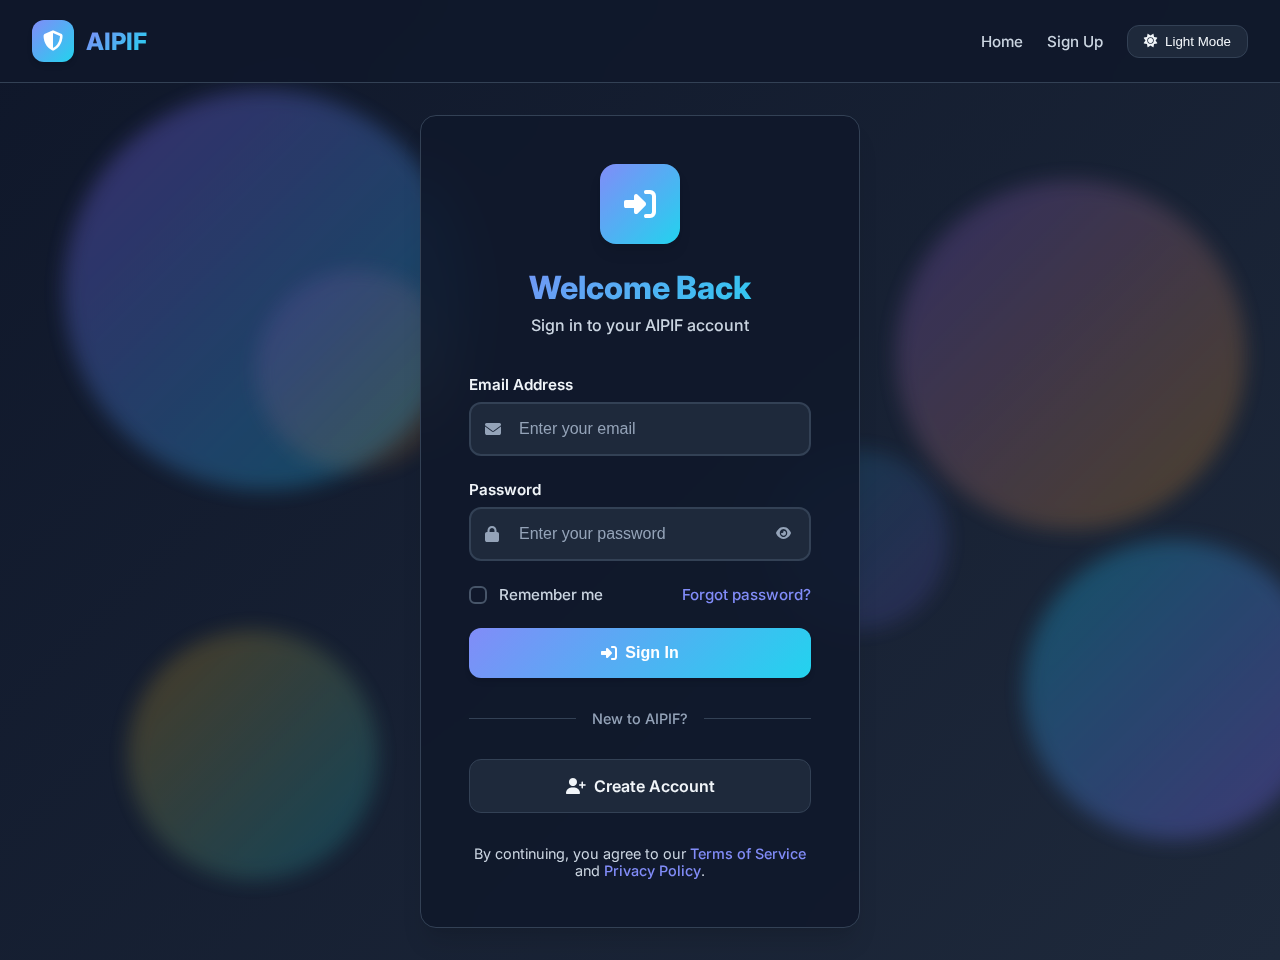
<file: frontend/login.html>
<style>
        :root {
            --primary: #6366f1;
            --primary-dark: #4f46e5;
            --primary-light: #8b5cf6;
            --secondary: #06b6d4;
            --accent: #f59e0b;
            --text-primary: #1e293b;
            --text-secondary: #64748b;
            --text-light: #94a3b8;
            --bg-primary: #ffffff;
            --bg-secondary: #f8fafc;
            --bg-glass: rgba(255, 255, 255, 0.85);
            --border-light: #e2e8f0;
            --border-medium: #cbd5e1;
            --shadow-sm: 0 1px 2px 0 rgba(0, 0, 0, 0.05);
            --shadow-md: 0 4px 6px -1px rgba(0, 0, 0, 0.1), 0 2px 4px -1px rgba(0, 0, 0, 0.06);
            --shadow-lg: 0 10px 15px -3px rgba(0, 0, 0, 0.1), 0 4px 6px -2px rgba(0, 0, 0, 0.05);
            --shadow-xl: 0 20px 25px -5px rgba(0, 0, 0, 0.1), 0 10px 10px -5px rgba(0, 0, 0, 0.04);
            --radius-sm: 0.375rem;
            --radius-md: 0.5rem;
            --radius-lg: 0.75rem;
            --radius-xl: 1rem;
            --transition: all 0.3s cubic-bezier(0.4, 0, 0.2, 1);
        }

        [data-theme="dark"] {
            --primary: #818cf8;
            --primary-dark: #6366f1;
            --primary-light: #a78bfa;
            --secondary: #22d3ee;
            --accent: #fbbf24;
            --text-primary: #f1f5f9;
            --text-secondary: #cbd5e1;
            --text-light: #94a3b8;
            --bg-primary: #0f172a;
            --bg-secondary: #1e293b;
            --bg-glass: rgba(15, 23, 42, 0.85);
            --border-light: #334155;
            --border-medium: #475569;
        }

        * {
            margin: 0;
            padding: 0;
            box-sizing: border-box;
        }

        body {
            font-family: 'Inter', sans-serif;
            background: linear-gradient(135deg, #0f172a 0%, #1e293b 100%);
            color: var(--text-primary);
            min-height: 100vh;
            display: flex;
            flex-direction: column;
            transition: var(--transition);
            overflow-x: hidden;
        }

        [data-theme="light"] body {
            background: linear-gradient(135deg, #f8fafc 0%, #e2e8f0 100%);
        }

        /* Enhanced Animated Background */
        .animated-bg {
            position: fixed;
            top: 0;
            left: 0;
            width: 100%;
            height: 100%;
            z-index: -1;
            overflow: hidden;
        }

        .floating-shape {
            position: absolute;
            border-radius: 50%;
            background: linear-gradient(135deg, rgba(139, 92, 246, 0.3), rgba(6, 182, 212, 0.3));
            filter: blur(10px);
            animation: float 20s infinite ease-in-out;
            opacity: 0.8;
        }

        .shape-1 {
            width: 400px;
            height: 400px;
            top: 10%;
            left: 5%;
            animation-delay: 0s;
            background: linear-gradient(135deg, rgba(139, 92, 246, 0.4), rgba(6, 182, 212, 0.4));
        }

        .shape-2 {
            width: 300px;
            height: 300px;
            top: 60%;
            left: 80%;
            animation-delay: 5s;
            background: linear-gradient(135deg, rgba(6, 182, 212, 0.4), rgba(139, 92, 246, 0.4));
        }

        .shape-3 {
            width: 350px;
            height: 350px;
            top: 20%;
            left: 70%;
            animation-delay: 10s;
            background: linear-gradient(135deg, rgba(139, 92, 246, 0.3), rgba(245, 158, 11, 0.3));
        }

        .shape-4 {
            width: 250px;
            height: 250px;
            top: 70%;
            left: 10%;
            animation-delay: 15s;
            background: linear-gradient(135deg, rgba(245, 158, 11, 0.3), rgba(6, 182, 212, 0.3));
        }

        .shape-5 {
            width: 200px;
            height: 200px;
            top: 30%;
            left: 20%;
            animation-delay: 7s;
            background: linear-gradient(135deg, rgba(139, 92, 246, 0.2), rgba(245, 158, 11, 0.2));
        }

        .shape-6 {
            width: 180px;
            height: 180px;
            top: 50%;
            left: 60%;
            animation-delay: 12s;
            background: linear-gradient(135deg, rgba(6, 182, 212, 0.2), rgba(139, 92, 246, 0.2));
        }

        @keyframes float {
            0%, 100% {
                transform: translateY(0) translateX(0) rotate(0deg) scale(1);
            }
            25% {
                transform: translateY(-30px) translateX(15px) rotate(5deg) scale(1.05);
            }
            50% {
                transform: translateY(20px) translateX(-20px) rotate(-5deg) scale(0.95);
            }
            75% {
                transform: translateY(-15px) translateX(-15px) rotate(3deg) scale(1.02);
            }
        }

        /* Enhanced Navigation */
        .navbar {
            display: flex;
            justify-content: space-between;
            align-items: center;
            padding: 1.25rem 2rem;
            position: relative;
            z-index: 100;
            background: var(--bg-glass);
            backdrop-filter: blur(20px);
            border-bottom: 1px solid var(--border-light);
        }

        .nav-brand {
            display: flex;
            align-items: center;
            gap: 0.75rem;
            text-decoration: none;
            transition: var(--transition);
        }

        .nav-brand:hover {
            transform: translateY(-2px);
        }

        .logo {
            width: 42px;
            height: 42px;
            background: linear-gradient(135deg, var(--primary), var(--secondary));
            border-radius: var(--radius-lg);
            display: flex;
            align-items: center;
            justify-content: center;
            color: white;
            font-size: 1.25rem;
            box-shadow: var(--shadow-md);
            transition: var(--transition);
        }

        .nav-brand:hover .logo {
            transform: scale(1.05) rotate(5deg);
            box-shadow: 0 8px 20px rgba(99, 102, 241, 0.4);
        }

        .brand-text {
            font-size: 1.5rem;
            font-weight: 800;
            background: linear-gradient(135deg, var(--primary), var(--secondary));
            -webkit-background-clip: text;
            -webkit-text-fill-color: transparent;
            background-clip: text;
            transition: var(--transition);
        }

        .nav-links {
            display: flex;
            align-items: center;
            gap: 1.5rem;
        }

        .nav-link {
            color: var(--text-secondary);
            text-decoration: none;
            font-weight: 500;
            font-size: 0.95rem;
            transition: var(--transition);
            position: relative;
            padding: 0.5rem 0;
        }

        .nav-link:hover {
            color: var(--text-primary);
            transform: translateY(-2px);
        }

        .nav-link::after {
            content: '';
            position: absolute;
            bottom: 0;
            left: 0;
            width: 0;
            height: 2px;
            background: linear-gradient(135deg, var(--primary), var(--secondary));
            transition: width 0.3s ease;
        }

        .nav-link:hover::after {
            width: 100%;
        }

        .theme-toggle {
            display: flex;
            align-items: center;
            gap: 0.5rem;
            background: var(--bg-secondary);
            border: 1px solid var(--border-light);
            border-radius: var(--radius-lg);
            padding: 0.5rem 1rem;
            color: var(--text-primary);
            cursor: pointer;
            transition: var(--transition);
            font-weight: 500;
            position: relative;
            overflow: hidden;
        }

        .theme-toggle::before {
            content: '';
            position: absolute;
            top: 0;
            left: -100%;
            width: 100%;
            height: 100%;
            background: linear-gradient(90deg, transparent, rgba(255, 255, 255, 0.2), transparent);
            transition: left 0.5s ease;
        }

        .theme-toggle:hover {
            background: var(--primary);
            color: white;
            transform: translateY(-2px);
            box-shadow: var(--shadow-md);
        }

        .theme-toggle:hover::before {
            left: 100%;
        }

        /* Enhanced Login Form */
        .login-container {
            display: flex;
            justify-content: center;
            align-items: center;
            flex: 1;
            padding: 2rem;
        }

        .login-card {
            background: var(--bg-glass);
            backdrop-filter: blur(25px);
            border: 1px solid var(--border-light);
            border-radius: var(--radius-xl);
            padding: 3rem;
            width: 100%;
            max-width: 440px;
            box-shadow: var(--shadow-xl);
            transition: var(--transition);
            position: relative;
            overflow: hidden;
        }

        .login-card::before {
            content: '';
            position: absolute;
            top: 0;
            left: -100%;
            width: 100%;
            height: 100%;
            background: linear-gradient(90deg, transparent, rgba(255, 255, 255, 0.15), transparent);
            transition: left 0.6s ease;
        }

        .login-card:hover::before {
            left: 100%;
        }

        .login-card:hover {
            transform: translateY(-5px);
            box-shadow: 0 25px 50px -12px rgba(0, 0, 0, 0.25);
        }

        .login-header {
            text-align: center;
            margin-bottom: 2.5rem;
        }

        .login-icon {
            width: 80px;
            height: 80px;
            background: linear-gradient(135deg, var(--primary), var(--secondary));
            border-radius: var(--radius-xl);
            display: flex;
            align-items: center;
            justify-content: center;
            margin: 0 auto 1.5rem;
            color: white;
            font-size: 2rem;
            box-shadow: var(--shadow-lg);
            transition: var(--transition);
            position: relative;
            overflow: hidden;
        }

        .login-icon::before {
            content: '';
            position: absolute;
            top: 0;
            left: -100%;
            width: 100%;
            height: 100%;
            background: linear-gradient(90deg, transparent, rgba(255, 255, 255, 0.4), transparent);
            transition: left 0.5s ease;
        }

        .login-card:hover .login-icon {
            transform: scale(1.05);
        }

        .login-card:hover .login-icon::before {
            left: 100%;
        }

        .login-title {
            font-size: 2rem;
            font-weight: 800;
            margin-bottom: 0.5rem;
            background: linear-gradient(135deg, var(--primary), var(--secondary));
            -webkit-background-clip: text;
            -webkit-text-fill-color: transparent;
            background-clip: text;
            transition: var(--transition);
        }

        .login-card:hover .login-title {
            background: linear-gradient(135deg, var(--primary-light), var(--secondary));
            -webkit-background-clip: text;
            -webkit-text-fill-color: transparent;
            background-clip: text;
        }

        .login-subtitle {
            color: var(--text-secondary);
            font-size: 1rem;
            font-weight: 500;
            transition: var(--transition);
        }

        /* Enhanced Form Fields */
        .form-group {
            margin-bottom: 1.5rem;
        }

        .form-label {
            display: block;
            margin-bottom: 0.5rem;
            color: var(--text-primary);
            font-weight: 600;
            font-size: 0.95rem;
            transition: var(--transition);
        }

        .input-container {
            position: relative;
            display: flex;
            align-items: center;
        }

        .form-input {
            width: 100%;
            padding: 1rem 1rem 1rem 3rem;
            background: var(--bg-secondary);
            border: 2px solid var(--border-light);
            border-radius: var(--radius-lg);
            color: var(--text-primary);
            font-size: 1rem;
            font-weight: 500;
            transition: var(--transition);
        }

        .form-input:focus {
            outline: none;
            border-color: var(--primary);
            background: var(--bg-primary);
            box-shadow: 0 0 0 3px rgba(99, 102, 241, 0.15);
            transform: translateY(-2px);
        }

        .form-input::placeholder {
            color: var(--text-light);
            font-weight: 400;
        }

        .input-icon {
            position: absolute;
            left: 1rem;
            color: var(--text-light);
            transition: var(--transition);
        }

        .form-input:focus + .input-icon {
            color: var(--primary);
            transform: scale(1.1);
        }

        .password-toggle {
            position: absolute;
            right: 1rem;
            background: none;
            border: none;
            color: var(--text-light);
            cursor: pointer;
            transition: var(--transition);
            display: flex;
            align-items: center;
            justify-content: center;
            width: 24px;
            height: 24px;
            border-radius: 50%;
        }

        .password-toggle:hover {
            color: var(--primary);
            background: rgba(99, 102, 241, 0.1);
            transform: scale(1.1);
        }

        .form-options {
            display: flex;
            justify-content: space-between;
            align-items: center;
            margin-bottom: 1.5rem;
        }

        .checkbox-container {
            display: flex;
            align-items: center;
            cursor: pointer;
            transition: var(--transition);
        }

        .checkbox-container:hover {
            transform: translateY(-2px);
        }

        .checkbox-input {
            display: none;
        }

        .checkbox-custom {
            width: 18px;
            height: 18px;
            border: 2px solid var(--border-medium);
            border-radius: var(--radius-sm);
            margin-right: 0.75rem;
            position: relative;
            transition: var(--transition);
            display: flex;
            align-items: center;
            justify-content: center;
        }

        .checkbox-input:checked + .checkbox-custom {
            background: var(--primary);
            border-color: var(--primary);
            transform: scale(1.1);
        }

        .checkbox-input:checked + .checkbox-custom::after {
            content: '';
            width: 4px;
            height: 8px;
            border: solid white;
            border-width: 0 2px 2px 0;
            transform: rotate(45deg);
            position: absolute;
            top: 2px;
        }

        .checkbox-label {
            color: var(--text-secondary);
            font-weight: 500;
            font-size: 0.95rem;
            transition: var(--transition);
        }

        .checkbox-container:hover .checkbox-label {
            color: var(--text-primary);
        }

        .forgot-password {
            color: var(--primary);
            text-decoration: none;
            font-weight: 500;
            font-size: 0.95rem;
            transition: var(--transition);
            position: relative;
        }

        .forgot-password::after {
            content: '';
            position: absolute;
            bottom: -2px;
            left: 0;
            width: 0;
            height: 1px;
            background: var(--primary);
            transition: width 0.3s ease;
        }

        .forgot-password:hover {
            color: var(--primary-dark);
            transform: translateY(-2px);
        }

        .forgot-password:hover::after {
            width: 100%;
        }

        /* Enhanced Buttons with Animations */
        .submit-button {
            width: 100%;
            padding: 1rem 2rem;
            background: linear-gradient(135deg, var(--primary), var(--secondary));
            border: none;
            border-radius: var(--radius-lg);
            color: white;
            font-size: 1rem;
            font-weight: 600;
            cursor: pointer;
            transition: var(--transition);
            display: flex;
            align-items: center;
            justify-content: center;
            gap: 0.5rem;
            box-shadow: var(--shadow-md);
            margin-bottom: 1.5rem;
            position: relative;
            overflow: hidden;
        }

        .submit-button::before {
            content: '';
            position: absolute;
            top: 0;
            left: -100%;
            width: 100%;
            height: 100%;
            background: linear-gradient(90deg, transparent, rgba(255, 255, 255, 0.3), transparent);
            transition: left 0.5s ease;
        }

        .submit-button:hover {
            transform: translateY(-3px);
            box-shadow: var(--shadow-lg);
        }

        .submit-button:hover::before {
            left: 100%;
        }

        .submit-button:active {
            transform: translateY(-1px);
        }

        .divider {
            display: flex;
            align-items: center;
            margin: 2rem 0;
            color: var(--text-light);
        }

        .divider::before,
        .divider::after {
            content: '';
            flex: 1;
            height: 1px;
            background: var(--border-light);
            transition: var(--transition);
        }

        .login-card:hover .divider::before,
        .login-card:hover .divider::after {
            background: linear-gradient(90deg, transparent, var(--primary), transparent);
        }

        .divider-text {
            padding: 0 1rem;
            font-size: 0.9rem;
            font-weight: 500;
            transition: var(--transition);
        }

        .login-card:hover .divider-text {
            color: var(--primary);
        }

        .signup-button {
            width: 100%;
            padding: 1rem 2rem;
            background: var(--bg-secondary);
            border: 1px solid var(--border-light);
            border-radius: var(--radius-lg);
            color: var(--text-primary);
            font-size: 1rem;
            font-weight: 600;
            cursor: pointer;
            transition: var(--transition);
            display: flex;
            align-items: center;
            justify-content: center;
            gap: 0.5rem;
            text-decoration: none;
            position: relative;
            overflow: hidden;
        }

        .signup-button::before {
            content: '';
            position: absolute;
            top: 0;
            left: -100%;
            width: 100%;
            height: 100%;
            background: linear-gradient(90deg, transparent, rgba(99, 102, 241, 0.1), transparent);
            transition: left 0.5s ease;
        }

        .signup-button:hover {
            background: var(--bg-primary);
            border-color: var(--primary);
            transform: translateY(-3px);
            box-shadow: var(--shadow-md);
        }

        .signup-button:hover::before {
            left: 100%;
        }

        .form-footer {
            text-align: center;
            margin-top: 2rem;
            color: var(--text-secondary);
            font-size: 0.9rem;
            transition: var(--transition);
        }

        .form-footer a {
            color: var(--primary);
            text-decoration: none;
            font-weight: 500;
            position: relative;
        }

        .form-footer a::after {
            content: '';
            position: absolute;
            bottom: -2px;
            left: 0;
            width: 0;
            height: 1px;
            background: var(--primary);
            transition: width 0.3s ease;
        }

        .form-footer a:hover {
            color: var(--primary-dark);
        }

        .form-footer a:hover::after {
            width: 100%;
        }

        /* Auth Message Styles */
        .auth-message {
            margin-top: 1rem;
            padding: 1rem;
            border-radius: var(--radius-lg);
            text-align: center;
            font-weight: 500;
            display: none;
            transition: var(--transition);
            animation: slideIn 0.3s ease-out;
        }

        @keyframes slideIn {
            from {
                opacity: 0;
                transform: translateY(-10px);
            }
            to {
                opacity: 1;
                transform: translateY(0);
            }
        }

        .auth-message.success {
            background: rgba(34, 197, 94, 0.1);
            color: rgb(34, 197, 94);
            border: 1px solid rgba(34, 197, 94, 0.2);
        }

        .auth-message.error {
            background: rgba(239, 68, 68, 0.1);
            color: rgb(239, 68, 68);
            border: 1px solid rgba(239, 68, 68, 0.2);
        }

        /* Mobile Menu Toggle Button */
        .mobile-menu-toggle {
            display: none;
            position: absolute;
            left: 1.5rem;
            top: 50%;
            transform: translateY(-50%);
            z-index: 1001;
            background: linear-gradient(135deg, var(--primary), var(--secondary));
            color: white;
            border: none;
            border-radius: 12px;
            width: 44px;
            height: 44px;
            cursor: pointer;
            font-size: 1.1rem;
            transition: all 0.3s ease;
            box-shadow: 0 4px 15px rgba(139, 92, 246, 0.3);
            align-items: center;
            justify-content: center;
        }

        .mobile-menu-toggle:hover {
            transform: translateY(-50%) scale(1.05);
            box-shadow: 0 6px 20px rgba(139, 92, 246, 0.4);
        }

        /* Mobile Overlay */
        .mobile-overlay {
            display: none;
            position: fixed;
            top: 0;
            left: 0;
            width: 100%;
            height: 100%;
            background: rgba(0, 0, 0, 0.7);
            z-index: 998;
            opacity: 0;
            transition: opacity 0.3s ease;
        }

        /* Mobile Navigation */
        .mobile-nav-links {
            position: fixed;
            top: 0;
            left: -100%;
            width: 300px;
            height: 100vh;
            background: var(--bg-glass);
            backdrop-filter: blur(30px);
            flex-direction: column;
            padding: 6rem 2rem 2rem;
            transition: left 0.4s cubic-bezier(0.4, 0, 0.2, 1);
            z-index: 1000;
            display: flex;
            box-shadow: 8px 0 40px rgba(0, 0, 0, 0.5);
            border-right: 1px solid var(--border-light);
        }

        .mobile-nav-links.mobile-open {
            left: 0;
        }

        /* ENHANCED MOBILE MENU BUTTONS */
        .mobile-nav-links .nav-link {
            padding: 1.25rem 1.5rem;
            margin: 0.5rem 0;
            border-radius: var(--radius-lg);
            background: var(--bg-secondary);
            border: 1px solid var(--border-light);
            width: 100%;
            text-align: left;
            transition: all 0.3s cubic-bezier(0.4, 0, 0.2, 1);
            color: var(--text-primary);
            font-weight: 600;
            font-size: 1rem;
            text-decoration: none;
            display: flex;
            align-items: center;
            gap: 1rem;
            position: relative;
            overflow: hidden;
            box-shadow: var(--shadow-sm);
        }

        .mobile-nav-links .nav-link::before {
            content: '';
            position: absolute;
            top: 0;
            left: -100%;
            width: 100%;
            height: 100%;
            background: linear-gradient(90deg, transparent, rgba(255, 255, 255, 0.2), transparent);
            transition: left 0.6s ease;
        }

        .mobile-nav-links .nav-link:hover {
            background: linear-gradient(135deg, var(--primary), var(--secondary));
            color: white;
            transform: translateX(12px) scale(1.02);
            box-shadow: var(--shadow-lg);
            border-color: transparent;
        }

        .mobile-nav-links .nav-link:hover::before {
            left: 100%;
        }

        .mobile-nav-links .nav-link i {
            width: 20px;
            text-align: center;
            font-size: 1.1rem;
            transition: all 0.3s ease;
        }

        .mobile-nav-links .nav-link:hover i {
            transform: scale(1.2) rotate(5deg);
            color: white;
        }

        /* Enhanced Theme Toggle Button in Mobile Menu */
        .mobile-nav-links .theme-toggle {
            margin-top: 1.5rem;
            width: 100%;
            justify-content: flex-start;
            padding: 1.25rem 1.5rem;
            border-radius: var(--radius-lg);
            background: var(--bg-secondary);
            border: 1px solid var(--border-light);
            color: var(--text-primary);
            font-weight: 600;
            font-size: 1rem;
            cursor: pointer;
            transition: all 0.3s cubic-bezier(0.4, 0, 0.2, 1);
            display: flex;
            align-items: center;
            gap: 1rem;
            position: relative;
            overflow: hidden;
            box-shadow: var(--shadow-sm);
        }

        .mobile-nav-links .theme-toggle::before {
            content: '';
            position: absolute;
            top: 0;
            left: -100%;
            width: 100%;
            height: 100%;
            background: linear-gradient(90deg, transparent, rgba(255, 255, 255, 0.2), transparent);
            transition: left 0.6s ease;
        }

        .mobile-nav-links .theme-toggle:hover {
            background: linear-gradient(135deg, var(--accent), var(--primary-light));
            color: white;
            transform: translateX(12px) scale(1.02);
            box-shadow: var(--shadow-lg);
            border-color: transparent;
        }

        .mobile-nav-links .theme-toggle:hover::before {
            left: 100%;
        }

        .mobile-nav-links .theme-toggle i {
            width: 20px;
            text-align: center;
            font-size: 1.1rem;
            transition: all 0.3s ease;
        }

        .mobile-nav-links .theme-toggle:hover i {
            transform: scale(1.2) rotate(15deg);
            color: white;
        }

        /* Mobile Menu Header Styling */
        .mobile-nav-links::before {
            content: 'Navigation';
            position: absolute;
            top: 2rem;
            left: 2rem;
            font-size: 1.5rem;
            font-weight: 800;
            background: linear-gradient(135deg, var(--primary), var(--secondary));
            -webkit-background-clip: text;
            -webkit-text-fill-color: transparent;
            background-clip: text;
            margin-bottom: 2rem;
        }

        .mobile-nav-links {
            padding-top: 6rem !important;
        }

        /* Active state for mobile menu buttons */
        .mobile-nav-links .nav-link.active {
            background: linear-gradient(135deg, var(--primary), var(--secondary));
            color: white;
            border-color: transparent;
            box-shadow: var(--shadow-md);
        }

        /* Enhanced mobile menu backdrop */
        .mobile-nav-links {
            background: var(--bg-glass) !important;
            backdrop-filter: blur(40px) saturate(180%) !important;
            border-right: 1px solid var(--border-light) !important;
        }

        /* Light theme adjustments for mobile menu buttons */
        [data-theme="light"] .mobile-nav-links .nav-link {
            background: rgba(255, 255, 255, 0.9);
            border: 1px solid rgba(0, 0, 0, 0.1);
            color: var(--text-primary);
        }

        [data-theme="light"] .mobile-nav-links .theme-toggle {
            background: rgba(255, 255, 255, 0.9);
            border: 1px solid rgba(0, 0, 0, 0.1);
            color: var(--text-primary);
        }

        [data-theme="light"] .mobile-nav-links .nav-link:hover,
        [data-theme="light"] .mobile-nav-links .theme-toggle:hover {
            background: linear-gradient(135deg, var(--primary), var(--secondary));
            color: white;
        }

        /* Mobile menu scrollbar styling */
        .mobile-nav-links::-webkit-scrollbar {
            width: 6px;
        }

        .mobile-nav-links::-webkit-scrollbar-track {
            background: var(--bg-secondary);
            border-radius: 10px;
        }

        .mobile-nav-links::-webkit-scrollbar-thumb {
            background: linear-gradient(135deg, var(--primary), var(--secondary));
            border-radius: 10px;
        }

        /* Animation for mobile menu items */
        @keyframes slideInLeft {
            from {
                opacity: 0;
                transform: translateX(-30px);
            }
            to {
                opacity: 1;
                transform: translateX(0);
            }
        }

        .mobile-nav-links.mobile-open .nav-link,
        .mobile-nav-links.mobile-open .theme-toggle {
            animation: slideInLeft 0.4s ease-out forwards;
        }

        .mobile-nav-links.mobile-open .nav-link:nth-child(1) { animation-delay: 0.1s; }
        .mobile-nav-links.mobile-open .nav-link:nth-child(2) { animation-delay: 0.15s; }
        .mobile-nav-links.mobile-open .nav-link:nth-child(3) { animation-delay: 0.2s; }
        .mobile-nav-links.mobile-open .nav-link:nth-child(4) { animation-delay: 0.25s; }
        .mobile-nav-links.mobile-open .theme-toggle { animation-delay: 0.3s; }

        /* Responsive adjustments */
        @media (max-width: 480px) {
            .mobile-nav-links .nav-link,
            .mobile-nav-links .theme-toggle {
                padding: 1.1rem 1.25rem;
                font-size: 0.95rem;
            }

            .mobile-nav-links::before {
                font-size: 1.25rem;
                left: 1.5rem;
                top: 1.5rem;
            }

            .mobile-nav-links {
                padding-top: 5rem !important;
            }
        }

        /* Mobile Navigation Styles */
        @media (max-width: 768px) {
            .mobile-menu-toggle {
                display: flex;
            }

            .navbar {
                position: relative;
                padding-left: 4rem;
            }

            .navbar .nav-brand {
                margin-left: 0;
                justify-content: center;
                width: 100%;
            }

            .navbar .nav-links {
                display: none;
            }
        }

        /* Responsive Design */
        @media (max-width: 768px) {
            .navbar {
                padding: 1rem 1.5rem;
            }

            .nav-links {
                display: none;
            }

            .mobile-menu-toggle {
                display: flex;
            }

            .login-container {
                padding: 1rem;
            }

            .login-card {
                padding: 2rem 1.5rem;
            }

            .login-icon {
                width: 70px;
                height: 70px;
                font-size: 1.75rem;
            }

            .login-title {
                font-size: 1.75rem;
            }

            .form-options {
                flex-direction: column;
                align-items: flex-start;
                gap: 1rem;
            }

            .forgot-password {
                align-self: flex-end;
            }

            .floating-shape {
                filter: blur(20px);
            }

            .shape-1, .shape-2, .shape-3, .shape-4, .shape-5, .shape-6 {
                width: 200px;
                height: 200px;
            }
        }

        @media (max-width: 480px) {
            .login-card {
                padding: 1.5rem 1.25rem;
            }

            .login-icon {
                width: 60px;
                height: 60px;
                font-size: 1.5rem;
            }

            .login-title {
                font-size: 1.5rem;
            }
        }
        @keyframes shake {
    0%, 100% { transform: translateX(0); }
    25% { transform: translateX(-5px); }
    75% { transform: translateX(5px); }
}
        button.loading {
    opacity: 0.7;
    cursor: not-allowed;
}

.fa-spin {
    animation: fa-spin 1s infinite linear;
}

@keyframes fa-spin {
    0% { transform: rotate(0deg); }
    100% { transform: rotate(360deg); }
}
    </style>
<!DOCTYPE html>
<html lang="en">
<head>
    <meta charset="UTF-8">
    <meta name="viewport" content="width=device-width, initial-scale=1.0">
    <title>Login - AIPIF</title>
    <link rel="stylesheet" href="https://cdnjs.cloudflare.com/ajax/libs/font-awesome/6.4.0/css/all.min.css">
    <link href="https://fonts.googleapis.com/css2?family=Inter:wght@300;400;500;600;700;800&display=swap" rel="stylesheet">
   <style>
        :root {
            --primary: #6366f1;
            --primary-dark: #4f46e5;
            --primary-light: #8b5cf6;
            --secondary: #06b6d4;
            --accent: #f59e0b;
            --text-primary: #1e293b;
            --text-secondary: #64748b;
            --text-light: #94a3b8;
            --bg-primary: #ffffff;
            --bg-secondary: #f8fafc;
            --bg-glass: rgba(255, 255, 255, 0.85);
            --border-light: #e2e8f0;
            --border-medium: #cbd5e1;
            --shadow-sm: 0 1px 2px 0 rgba(0, 0, 0, 0.05);
            --shadow-md: 0 4px 6px -1px rgba(0, 0, 0, 0.1), 0 2px 4px -1px rgba(0, 0, 0, 0.06);
            --shadow-lg: 0 10px 15px -3px rgba(0, 0, 0, 0.1), 0 4px 6px -2px rgba(0, 0, 0, 0.05);
            --shadow-xl: 0 20px 25px -5px rgba(0, 0, 0, 0.1), 0 10px 10px -5px rgba(0, 0, 0, 0.04);
            --radius-sm: 0.375rem;
            --radius-md: 0.5rem;
            --radius-lg: 0.75rem;
            --radius-xl: 1rem;
            --transition: all 0.3s cubic-bezier(0.4, 0, 0.2, 1);
        }

        [data-theme="dark"] {
            --primary: #818cf8;
            --primary-dark: #6366f1;
            --primary-light: #a78bfa;
            --secondary: #22d3ee;
            --accent: #fbbf24;
            --text-primary: #f1f5f9;
            --text-secondary: #cbd5e1;
            --text-light: #94a3b8;
            --bg-primary: #0f172a;
            --bg-secondary: #1e293b;
            --bg-glass: rgba(15, 23, 42, 0.85);
            --border-light: #334155;
            --border-medium: #475569;
        }

        * {
            margin: 0;
            padding: 0;
            box-sizing: border-box;
        }

        body {
            font-family: 'Inter', sans-serif;
            background: linear-gradient(135deg, #0f172a 0%, #1e293b 100%);
            color: var(--text-primary);
            min-height: 100vh;
            display: flex;
            flex-direction: column;
            transition: var(--transition);
            overflow-x: hidden;
        }

        [data-theme="light"] body {
            background: linear-gradient(135deg, #f8fafc 0%, #e2e8f0 100%);
        }

        /* Enhanced Animated Background */
        .animated-bg {
            position: fixed;
            top: 0;
            left: 0;
            width: 100%;
            height: 100%;
            z-index: -1;
            overflow: hidden;
        }

        .floating-shape {
            position: absolute;
            border-radius: 50%;
            background: linear-gradient(135deg, rgba(139, 92, 246, 0.3), rgba(6, 182, 212, 0.3));
            filter: blur(10px);
            animation: float 20s infinite ease-in-out;
            opacity: 0.8;
        }

        .shape-1 {
            width: 400px;
            height: 400px;
            top: 10%;
            left: 5%;
            animation-delay: 0s;
            background: linear-gradient(135deg, rgba(139, 92, 246, 0.4), rgba(6, 182, 212, 0.4));
        }

        .shape-2 {
            width: 300px;
            height: 300px;
            top: 60%;
            left: 80%;
            animation-delay: 5s;
            background: linear-gradient(135deg, rgba(6, 182, 212, 0.4), rgba(139, 92, 246, 0.4));
        }

        .shape-3 {
            width: 350px;
            height: 350px;
            top: 20%;
            left: 70%;
            animation-delay: 10s;
            background: linear-gradient(135deg, rgba(139, 92, 246, 0.3), rgba(245, 158, 11, 0.3));
        }

        .shape-4 {
            width: 250px;
            height: 250px;
            top: 70%;
            left: 10%;
            animation-delay: 15s;
            background: linear-gradient(135deg, rgba(245, 158, 11, 0.3), rgba(6, 182, 212, 0.3));
        }

        .shape-5 {
            width: 200px;
            height: 200px;
            top: 30%;
            left: 20%;
            animation-delay: 7s;
            background: linear-gradient(135deg, rgba(139, 92, 246, 0.2), rgba(245, 158, 11, 0.2));
        }

        .shape-6 {
            width: 180px;
            height: 180px;
            top: 50%;
            left: 60%;
            animation-delay: 12s;
            background: linear-gradient(135deg, rgba(6, 182, 212, 0.2), rgba(139, 92, 246, 0.2));
        }

        @keyframes float {
            0%, 100% {
                transform: translateY(0) translateX(0) rotate(0deg) scale(1);
            }
            25% {
                transform: translateY(-30px) translateX(15px) rotate(5deg) scale(1.05);
            }
            50% {
                transform: translateY(20px) translateX(-20px) rotate(-5deg) scale(0.95);
            }
            75% {
                transform: translateY(-15px) translateX(-15px) rotate(3deg) scale(1.02);
            }
        }

        /* Enhanced Navigation */
        .navbar {
            display: flex;
            justify-content: space-between;
            align-items: center;
            padding: 1.25rem 2rem;
            position: relative;
            z-index: 100;
            background: var(--bg-glass);
            backdrop-filter: blur(20px);
            border-bottom: 1px solid var(--border-light);
        }

        .nav-brand {
            display: flex;
            align-items: center;
            gap: 0.75rem;
            text-decoration: none;
            transition: var(--transition);
        }

        .nav-brand:hover {
            transform: translateY(-2px);
        }

        .logo {
            width: 42px;
            height: 42px;
            background: linear-gradient(135deg, var(--primary), var(--secondary));
            border-radius: var(--radius-lg);
            display: flex;
            align-items: center;
            justify-content: center;
            color: white;
            font-size: 1.25rem;
            box-shadow: var(--shadow-md);
            transition: var(--transition);
        }

        .nav-brand:hover .logo {
            transform: scale(1.05) rotate(5deg);
            box-shadow: 0 8px 20px rgba(99, 102, 241, 0.4);
        }

        .brand-text {
            font-size: 1.5rem;
            font-weight: 800;
            background: linear-gradient(135deg, var(--primary), var(--secondary));
            -webkit-background-clip: text;
            -webkit-text-fill-color: transparent;
            background-clip: text;
            transition: var(--transition);
        }

        .nav-links {
            display: flex;
            align-items: center;
            gap: 1.5rem;
        }

        .nav-link {
            color: var(--text-secondary);
            text-decoration: none;
            font-weight: 500;
            font-size: 0.95rem;
            transition: var(--transition);
            position: relative;
            padding: 0.5rem 0;
        }

        .nav-link:hover {
            color: var(--text-primary);
            transform: translateY(-2px);
        }

        .nav-link::after {
            content: '';
            position: absolute;
            bottom: 0;
            left: 0;
            width: 0;
            height: 2px;
            background: linear-gradient(135deg, var(--primary), var(--secondary));
            transition: width 0.3s ease;
        }

        .nav-link:hover::after {
            width: 100%;
        }

        .theme-toggle {
            display: flex;
            align-items: center;
            gap: 0.5rem;
            background: var(--bg-secondary);
            border: 1px solid var(--border-light);
            border-radius: var(--radius-lg);
            padding: 0.5rem 1rem;
            color: var(--text-primary);
            cursor: pointer;
            transition: var(--transition);
            font-weight: 500;
            position: relative;
            overflow: hidden;
        }

        .theme-toggle::before {
            content: '';
            position: absolute;
            top: 0;
            left: -100%;
            width: 100%;
            height: 100%;
            background: linear-gradient(90deg, transparent, rgba(255, 255, 255, 0.2), transparent);
            transition: left 0.5s ease;
        }

        .theme-toggle:hover {
            background: var(--primary);
            color: white;
            transform: translateY(-2px);
            box-shadow: var(--shadow-md);
        }

        .theme-toggle:hover::before {
            left: 100%;
        }

        /* Enhanced Login Form */
        .login-container {
            display: flex;
            justify-content: center;
            align-items: center;
            flex: 1;
            padding: 2rem;
        }

        .login-card {
            background: var(--bg-glass);
            backdrop-filter: blur(25px);
            border: 1px solid var(--border-light);
            border-radius: var(--radius-xl);
            padding: 3rem;
            width: 100%;
            max-width: 440px;
            box-shadow: var(--shadow-xl);
            transition: var(--transition);
            position: relative;
            overflow: hidden;
        }

        .login-card::before {
            content: '';
            position: absolute;
            top: 0;
            left: -100%;
            width: 100%;
            height: 100%;
            background: linear-gradient(90deg, transparent, rgba(255, 255, 255, 0.15), transparent);
            transition: left 0.6s ease;
        }

        .login-card:hover::before {
            left: 100%;
        }

        .login-card:hover {
            transform: translateY(-5px);
            box-shadow: 0 25px 50px -12px rgba(0, 0, 0, 0.25);
        }

        .login-header {
            text-align: center;
            margin-bottom: 2.5rem;
        }

        .login-icon {
            width: 80px;
            height: 80px;
            background: linear-gradient(135deg, var(--primary), var(--secondary));
            border-radius: var(--radius-xl);
            display: flex;
            align-items: center;
            justify-content: center;
            margin: 0 auto 1.5rem;
            color: white;
            font-size: 2rem;
            box-shadow: var(--shadow-lg);
            transition: var(--transition);
            position: relative;
            overflow: hidden;
        }

        .login-icon::before {
            content: '';
            position: absolute;
            top: 0;
            left: -100%;
            width: 100%;
            height: 100%;
            background: linear-gradient(90deg, transparent, rgba(255, 255, 255, 0.4), transparent);
            transition: left 0.5s ease;
        }

        .login-card:hover .login-icon {
            transform: scale(1.05);
        }

        .login-card:hover .login-icon::before {
            left: 100%;
        }

        .login-title {
            font-size: 2rem;
            font-weight: 800;
            margin-bottom: 0.5rem;
            background: linear-gradient(135deg, var(--primary), var(--secondary));
            -webkit-background-clip: text;
            -webkit-text-fill-color: transparent;
            background-clip: text;
            transition: var(--transition);
        }

        .login-card:hover .login-title {
            background: linear-gradient(135deg, var(--primary-light), var(--secondary));
            -webkit-background-clip: text;
            -webkit-text-fill-color: transparent;
            background-clip: text;
        }

        .login-subtitle {
            color: var(--text-secondary);
            font-size: 1rem;
            font-weight: 500;
            transition: var(--transition);
        }

        /* Enhanced Form Fields */
        .form-group {
            margin-bottom: 1.5rem;
        }

        .form-label {
            display: block;
            margin-bottom: 0.5rem;
            color: var(--text-primary);
            font-weight: 600;
            font-size: 0.95rem;
            transition: var(--transition);
        }

        .input-container {
            position: relative;
            display: flex;
            align-items: center;
        }

        .form-input {
            width: 100%;
            padding: 1rem 1rem 1rem 3rem;
            background: var(--bg-secondary);
            border: 2px solid var(--border-light);
            border-radius: var(--radius-lg);
            color: var(--text-primary);
            font-size: 1rem;
            font-weight: 500;
            transition: var(--transition);
        }

        .form-input:focus {
            outline: none;
            border-color: var(--primary);
            background: var(--bg-primary);
            box-shadow: 0 0 0 3px rgba(99, 102, 241, 0.15);
            transform: translateY(-2px);
        }

        .form-input::placeholder {
            color: var(--text-light);
            font-weight: 400;
        }

        .input-icon {
            position: absolute;
            left: 1rem;
            color: var(--text-light);
            transition: var(--transition);
        }

        .form-input:focus + .input-icon {
            color: var(--primary);
            transform: scale(1.1);
        }

        .password-toggle {
            position: absolute;
            right: 1rem;
            background: none;
            border: none;
            color: var(--text-light);
            cursor: pointer;
            transition: var(--transition);
            display: flex;
            align-items: center;
            justify-content: center;
            width: 24px;
            height: 24px;
            border-radius: 50%;
        }

        .password-toggle:hover {
            color: var(--primary);
            background: rgba(99, 102, 241, 0.1);
            transform: scale(1.1);
        }

        .form-options {
            display: flex;
            justify-content: space-between;
            align-items: center;
            margin-bottom: 1.5rem;
        }

        .checkbox-container {
            display: flex;
            align-items: center;
            cursor: pointer;
            transition: var(--transition);
        }

        .checkbox-container:hover {
            transform: translateY(-2px);
        }

        .checkbox-input {
            display: none;
        }

        .checkbox-custom {
            width: 18px;
            height: 18px;
            border: 2px solid var(--border-medium);
            border-radius: var(--radius-sm);
            margin-right: 0.75rem;
            position: relative;
            transition: var(--transition);
            display: flex;
            align-items: center;
            justify-content: center;
        }

        .checkbox-input:checked + .checkbox-custom {
            background: var(--primary);
            border-color: var(--primary);
            transform: scale(1.1);
        }

        .checkbox-input:checked + .checkbox-custom::after {
            content: '';
            width: 4px;
            height: 8px;
            border: solid white;
            border-width: 0 2px 2px 0;
            transform: rotate(45deg);
            position: absolute;
            top: 2px;
        }

        .checkbox-label {
            color: var(--text-secondary);
            font-weight: 500;
            font-size: 0.95rem;
            transition: var(--transition);
        }

        .checkbox-container:hover .checkbox-label {
            color: var(--text-primary);
        }

        .forgot-password {
            color: var(--primary);
            text-decoration: none;
            font-weight: 500;
            font-size: 0.95rem;
            transition: var(--transition);
            position: relative;
        }

        .forgot-password::after {
            content: '';
            position: absolute;
            bottom: -2px;
            left: 0;
            width: 0;
            height: 1px;
            background: var(--primary);
            transition: width 0.3s ease;
        }

        .forgot-password:hover {
            color: var(--primary-dark);
            transform: translateY(-2px);
        }

        .forgot-password:hover::after {
            width: 100%;
        }

        /* Enhanced Buttons with Animations */
        .submit-button {
            width: 100%;
            padding: 1rem 2rem;
            background: linear-gradient(135deg, var(--primary), var(--secondary));
            border: none;
            border-radius: var(--radius-lg);
            color: white;
            font-size: 1rem;
            font-weight: 600;
            cursor: pointer;
            transition: var(--transition);
            display: flex;
            align-items: center;
            justify-content: center;
            gap: 0.5rem;
            box-shadow: var(--shadow-md);
            margin-bottom: 1.5rem;
            position: relative;
            overflow: hidden;
        }

        .submit-button::before {
            content: '';
            position: absolute;
            top: 0;
            left: -100%;
            width: 100%;
            height: 100%;
            background: linear-gradient(90deg, transparent, rgba(255, 255, 255, 0.3), transparent);
            transition: left 0.5s ease;
        }

        .submit-button:hover {
            transform: translateY(-3px);
            box-shadow: var(--shadow-lg);
        }

        .submit-button:hover::before {
            left: 100%;
        }

        .submit-button:active {
            transform: translateY(-1px);
        }

        .divider {
            display: flex;
            align-items: center;
            margin: 2rem 0;
            color: var(--text-light);
        }

        .divider::before,
        .divider::after {
            content: '';
            flex: 1;
            height: 1px;
            background: var(--border-light);
            transition: var(--transition);
        }

        .login-card:hover .divider::before,
        .login-card:hover .divider::after {
            background: linear-gradient(90deg, transparent, var(--primary), transparent);
        }

        .divider-text {
            padding: 0 1rem;
            font-size: 0.9rem;
            font-weight: 500;
            transition: var(--transition);
        }

        .login-card:hover .divider-text {
            color: var(--primary);
        }

        .signup-button {
            width: 100%;
            padding: 1rem 2rem;
            background: var(--bg-secondary);
            border: 1px solid var(--border-light);
            border-radius: var(--radius-lg);
            color: var(--text-primary);
            font-size: 1rem;
            font-weight: 600;
            cursor: pointer;
            transition: var(--transition);
            display: flex;
            align-items: center;
            justify-content: center;
            gap: 0.5rem;
            text-decoration: none;
            position: relative;
            overflow: hidden;
        }

        .signup-button::before {
            content: '';
            position: absolute;
            top: 0;
            left: -100%;
            width: 100%;
            height: 100%;
            background: linear-gradient(90deg, transparent, rgba(99, 102, 241, 0.1), transparent);
            transition: left 0.5s ease;
        }

        .signup-button:hover {
            background: var(--bg-primary);
            border-color: var(--primary);
            transform: translateY(-3px);
            box-shadow: var(--shadow-md);
        }

        .signup-button:hover::before {
            left: 100%;
        }

        .form-footer {
            text-align: center;
            margin-top: 2rem;
            color: var(--text-secondary);
            font-size: 0.9rem;
            transition: var(--transition);
        }

        .form-footer a {
            color: var(--primary);
            text-decoration: none;
            font-weight: 500;
            position: relative;
        }

        .form-footer a::after {
            content: '';
            position: absolute;
            bottom: -2px;
            left: 0;
            width: 0;
            height: 1px;
            background: var(--primary);
            transition: width 0.3s ease;
        }

        .form-footer a:hover {
            color: var(--primary-dark);
        }

        .form-footer a:hover::after {
            width: 100%;
        }

        /* Auth Message Styles */
        .auth-message {
            margin-top: 1rem;
            padding: 1rem;
            border-radius: var(--radius-lg);
            text-align: center;
            font-weight: 500;
            display: none;
            transition: var(--transition);
            animation: slideIn 0.3s ease-out;
        }

        @keyframes slideIn {
            from {
                opacity: 0;
                transform: translateY(-10px);
            }
            to {
                opacity: 1;
                transform: translateY(0);
            }
        }

        .auth-message.success {
            background: rgba(34, 197, 94, 0.1);
            color: rgb(34, 197, 94);
            border: 1px solid rgba(34, 197, 94, 0.2);
        }

        .auth-message.error {
            background: rgba(239, 68, 68, 0.1);
            color: rgb(239, 68, 68);
            border: 1px solid rgba(239, 68, 68, 0.2);
        }

        /* Mobile Menu Toggle Button */
        .mobile-menu-toggle {
            display: none;
            position: absolute;
            left: 1.5rem;
            top: 50%;
            transform: translateY(-50%);
            z-index: 1001;
            background: linear-gradient(135deg, var(--primary), var(--secondary));
            color: white;
            border: none;
            border-radius: 12px;
            width: 44px;
            height: 44px;
            cursor: pointer;
            font-size: 1.1rem;
            transition: all 0.3s ease;
            box-shadow: 0 4px 15px rgba(139, 92, 246, 0.3);
            align-items: center;
            justify-content: center;
        }

        .mobile-menu-toggle:hover {
            transform: translateY(-50%) scale(1.05);
            box-shadow: 0 6px 20px rgba(139, 92, 246, 0.4);
        }

        /* Mobile Overlay */
        .mobile-overlay {
            display: none;
            position: fixed;
            top: 0;
            left: 0;
            width: 100%;
            height: 100%;
            background: rgba(0, 0, 0, 0.7);
            z-index: 998;
            opacity: 0;
            transition: opacity 0.3s ease;
        }

        /* Mobile Navigation */
        .mobile-nav-links {
            position: fixed;
            top: 0;
            left: -100%;
            width: 300px;
            height: 100vh;
            background: var(--bg-glass);
            backdrop-filter: blur(30px);
            flex-direction: column;
            padding: 6rem 2rem 2rem;
            transition: left 0.4s cubic-bezier(0.4, 0, 0.2, 1);
            z-index: 1000;
            display: flex;
            box-shadow: 8px 0 40px rgba(0, 0, 0, 0.5);
            border-right: 1px solid var(--border-light);
        }

        .mobile-nav-links.mobile-open {
            left: 0;
        }

        /* ENHANCED MOBILE MENU BUTTONS */
        .mobile-nav-links .nav-link {
            padding: 1.25rem 1.5rem;
            margin: 0.5rem 0;
            border-radius: var(--radius-lg);
            background: var(--bg-secondary);
            border: 1px solid var(--border-light);
            width: 100%;
            text-align: left;
            transition: all 0.3s cubic-bezier(0.4, 0, 0.2, 1);
            color: var(--text-primary);
            font-weight: 600;
            font-size: 1rem;
            text-decoration: none;
            display: flex;
            align-items: center;
            gap: 1rem;
            position: relative;
            overflow: hidden;
            box-shadow: var(--shadow-sm);
        }

        .mobile-nav-links .nav-link::before {
            content: '';
            position: absolute;
            top: 0;
            left: -100%;
            width: 100%;
            height: 100%;
            background: linear-gradient(90deg, transparent, rgba(255, 255, 255, 0.2), transparent);
            transition: left 0.6s ease;
        }

        .mobile-nav-links .nav-link:hover {
            background: linear-gradient(135deg, var(--primary), var(--secondary));
            color: white;
            transform: translateX(12px) scale(1.02);
            box-shadow: var(--shadow-lg);
            border-color: transparent;
        }

        .mobile-nav-links .nav-link:hover::before {
            left: 100%;
        }

        .mobile-nav-links .nav-link i {
            width: 20px;
            text-align: center;
            font-size: 1.1rem;
            transition: all 0.3s ease;
        }

        .mobile-nav-links .nav-link:hover i {
            transform: scale(1.2) rotate(5deg);
            color: white;
        }

        /* Enhanced Theme Toggle Button in Mobile Menu */
        .mobile-nav-links .theme-toggle {
            margin-top: 1.5rem;
            width: 100%;
            justify-content: flex-start;
            padding: 1.25rem 1.5rem;
            border-radius: var(--radius-lg);
            background: var(--bg-secondary);
            border: 1px solid var(--border-light);
            color: var(--text-primary);
            font-weight: 600;
            font-size: 1rem;
            cursor: pointer;
            transition: all 0.3s cubic-bezier(0.4, 0, 0.2, 1);
            display: flex;
            align-items: center;
            gap: 1rem;
            position: relative;
            overflow: hidden;
            box-shadow: var(--shadow-sm);
        }

        .mobile-nav-links .theme-toggle::before {
            content: '';
            position: absolute;
            top: 0;
            left: -100%;
            width: 100%;
            height: 100%;
            background: linear-gradient(90deg, transparent, rgba(255, 255, 255, 0.2), transparent);
            transition: left 0.6s ease;
        }

        .mobile-nav-links .theme-toggle:hover {
            background: linear-gradient(135deg, var(--accent), var(--primary-light));
            color: white;
            transform: translateX(12px) scale(1.02);
            box-shadow: var(--shadow-lg);
            border-color: transparent;
        }

        .mobile-nav-links .theme-toggle:hover::before {
            left: 100%;
        }

        .mobile-nav-links .theme-toggle i {
            width: 20px;
            text-align: center;
            font-size: 1.1rem;
            transition: all 0.3s ease;
        }

        .mobile-nav-links .theme-toggle:hover i {
            transform: scale(1.2) rotate(15deg);
            color: white;
        }

        /* Mobile Menu Header Styling */
        .mobile-nav-links::before {
            content: 'Navigation';
            position: absolute;
            top: 2rem;
            left: 2rem;
            font-size: 1.5rem;
            font-weight: 800;
            background: linear-gradient(135deg, var(--primary), var(--secondary));
            -webkit-background-clip: text;
            -webkit-text-fill-color: transparent;
            background-clip: text;
            margin-bottom: 2rem;
        }

        .mobile-nav-links {
            padding-top: 6rem !important;
        }

        /* Active state for mobile menu buttons */
        .mobile-nav-links .nav-link.active {
            background: linear-gradient(135deg, var(--primary), var(--secondary));
            color: white;
            border-color: transparent;
            box-shadow: var(--shadow-md);
        }

        /* Enhanced mobile menu backdrop */
        .mobile-nav-links {
            background: var(--bg-glass) !important;
            backdrop-filter: blur(40px) saturate(180%) !important;
            border-right: 1px solid var(--border-light) !important;
        }

        /* Light theme adjustments for mobile menu buttons */
        [data-theme="light"] .mobile-nav-links .nav-link {
            background: rgba(255, 255, 255, 0.9);
            border: 1px solid rgba(0, 0, 0, 0.1);
            color: var(--text-primary);
        }

        [data-theme="light"] .mobile-nav-links .theme-toggle {
            background: rgba(255, 255, 255, 0.9);
            border: 1px solid rgba(0, 0, 0, 0.1);
            color: var(--text-primary);
        }

        [data-theme="light"] .mobile-nav-links .nav-link:hover,
        [data-theme="light"] .mobile-nav-links .theme-toggle:hover {
            background: linear-gradient(135deg, var(--primary), var(--secondary));
            color: white;
        }

        /* Mobile menu scrollbar styling */
        .mobile-nav-links::-webkit-scrollbar {
            width: 6px;
        }

        .mobile-nav-links::-webkit-scrollbar-track {
            background: var(--bg-secondary);
            border-radius: 10px;
        }

        .mobile-nav-links::-webkit-scrollbar-thumb {
            background: linear-gradient(135deg, var(--primary), var(--secondary));
            border-radius: 10px;
        }

        /* Animation for mobile menu items */
        @keyframes slideInLeft {
            from {
                opacity: 0;
                transform: translateX(-30px);
            }
            to {
                opacity: 1;
                transform: translateX(0);
            }
        }

        .mobile-nav-links.mobile-open .nav-link,
        .mobile-nav-links.mobile-open .theme-toggle {
            animation: slideInLeft 0.4s ease-out forwards;
        }

        .mobile-nav-links.mobile-open .nav-link:nth-child(1) { animation-delay: 0.1s; }
        .mobile-nav-links.mobile-open .nav-link:nth-child(2) { animation-delay: 0.15s; }
        .mobile-nav-links.mobile-open .nav-link:nth-child(3) { animation-delay: 0.2s; }
        .mobile-nav-links.mobile-open .nav-link:nth-child(4) { animation-delay: 0.25s; }
        .mobile-nav-links.mobile-open .theme-toggle { animation-delay: 0.3s; }

        /* Responsive adjustments */
        @media (max-width: 480px) {
            .mobile-nav-links .nav-link,
            .mobile-nav-links .theme-toggle {
                padding: 1.1rem 1.25rem;
                font-size: 0.95rem;
            }

            .mobile-nav-links::before {
                font-size: 1.25rem;
                left: 1.5rem;
                top: 1.5rem;
            }

            .mobile-nav-links {
                padding-top: 5rem !important;
            }
        }

        /* Mobile Navigation Styles */
        @media (max-width: 768px) {
            .mobile-menu-toggle {
                display: flex;
            }

            .navbar {
                position: relative;
                padding-left: 4rem;
            }

            .navbar .nav-brand {
                margin-left: 0;
                justify-content: center;
                width: 100%;
            }

            .navbar .nav-links {
                display: none;
            }
        }

        /* Responsive Design */
        @media (max-width: 768px) {
            .navbar {
                padding: 1rem 1.5rem;
            }

            .nav-links {
                display: none;
            }

            .mobile-menu-toggle {
                display: flex;
            }

            .login-container {
                padding: 1rem;
            }

            .login-card {
                padding: 2rem 1.5rem;
            }

            .login-icon {
                width: 70px;
                height: 70px;
                font-size: 1.75rem;
            }

            .login-title {
                font-size: 1.75rem;
            }

            .form-options {
                flex-direction: column;
                align-items: flex-start;
                gap: 1rem;
            }

            .forgot-password {
                align-self: flex-end;
            }

            .floating-shape {
                filter: blur(20px);
            }

            .shape-1, .shape-2, .shape-3, .shape-4, .shape-5, .shape-6 {
                width: 200px;
                height: 200px;
            }
        }

        @media (max-width: 480px) {
            .login-card {
                padding: 1.5rem 1.25rem;
            }

            .login-icon {
                width: 60px;
                height: 60px;
                font-size: 1.5rem;
            }

            .login-title {
                font-size: 1.5rem;
            }
        }
        @keyframes shake {
    0%, 100% { transform: translateX(0); }
    25% { transform: translateX(-5px); }
    75% { transform: translateX(5px); }
}
        button.loading {
    opacity: 0.7;
    cursor: not-allowed;
}

.fa-spin {
    animation: fa-spin 1s infinite linear;
}

@keyframes fa-spin {
    0% { transform: rotate(0deg); }
    100% { transform: rotate(360deg); }
}
    </style>
</head>
<body>
    <!-- Enhanced Animated Background -->
    <div class="animated-bg">
        <div class="floating-shape shape-1"></div>
        <div class="floating-shape shape-2"></div>
        <div class="floating-shape shape-3"></div>
        <div class="floating-shape shape-4"></div>
        <div class="floating-shape shape-5"></div>
        <div class="floating-shape shape-6"></div>
    </div>

    <!-- Navigation -->
    <nav class="navbar">
        <button class="mobile-menu-toggle" id="mobileMenuToggle">
            <i class="fas fa-bars"></i>
        </button>

        <a href="/" class="nav-brand">
            <div class="logo"><i class="fas fa-shield-alt"></i></div>
            <span class="brand-text">AIPIF</span>
        </a>

        <div class="nav-links">
            <a href="/" class="nav-link">Home</a>
            <a href="/signup" class="nav-link">Sign Up</a>
            <button class="theme-toggle" id="themeToggle">
                <i class="fas fa-moon"></i>
                <span>Dark Mode</span>
            </button>
        </div>
    </nav>

    <!-- Mobile Overlay -->
    <div class="mobile-overlay" id="mobileOverlay"></div>

    <!-- Mobile Navigation -->
    <div class="mobile-nav-links" id="mobileNavLinks">
        <a href="/" class="nav-link">
            <i class="fas fa-home"></i>
            <span>Home</span>
        </a>
        <a href="/signup" class="nav-link">
            <i class="fas fa-user-plus"></i>
            <span>Sign Up</span>
        </a>
        <button class="theme-toggle" id="mobileThemeToggle">
            <i class="fas fa-moon"></i>
            <span>Dark Mode</span>
        </button>
    </div>

    <!-- Login Form -->
    <div class="login-container">
        <div class="login-card">
            <div class="login-header">
                <div class="login-icon">
                    <i class="fas fa-sign-in-alt"></i>
                </div>
                <h1 class="login-title">Welcome Back</h1>
                <p class="login-subtitle">Sign in to your AIPIF account</p>
            </div>

            <form id="loginForm">
                <input type="hidden" id="csrf_token" name="csrf_token">

                <div class="form-group">
                    <label for="email" class="form-label">Email Address</label>
                    <div class="input-container">
                        <input type="email" id="email" name="email" required placeholder="Enter your email" class="form-input">
                        <i class="fas fa-envelope input-icon"></i>
                    </div>
                </div>

                <div class="form-group">
                    <label for="password" class="form-label">Password</label>
                    <div class="input-container">
                        <input type="password" id="password" name="password" required placeholder="Enter your password" class="form-input">
                        <i class="fas fa-lock input-icon"></i>
                        <button type="button" class="password-toggle" id="passwordToggle">
                            <i class="fas fa-eye"></i>
                        </button>
                    </div>
                </div>

                <div class="form-options">
                    <label class="checkbox-container">
                        <input type="checkbox" id="rememberMe" class="checkbox-input">
                        <span class="checkbox-custom"></span>
                        <span class="checkbox-label">Remember me</span>
                    </label>
                    <a href="#" class="forgot-password">Forgot password?</a>
                </div>

                <button type="submit" class="submit-button" id="loginButton">
                    <i class="fas fa-sign-in-alt"></i>
                    Sign In
                </button>

                <div class="divider">
                    <span class="divider-text">New to AIPIF?</span>
                </div>

                <a href="/signup" class="signup-button">
                    <i class="fas fa-user-plus"></i>
                    Create Account
                </a>
            </form>

            <div id="authMessage" class="auth-message"></div>

            <div class="form-footer">
                By continuing, you agree to our <a href="#">Terms of Service</a> and <a href="#">Privacy Policy</a>.
            </div>
        </div>
    </div>

    <script>
    document.addEventListener('DOMContentLoaded', function() {
        console.log('🚀 Initializing Login Page...');

        // Initialize theme
        const currentTheme = localStorage.getItem('theme') || 'dark';
        document.documentElement.setAttribute('data-theme', currentTheme);
        updateThemeToggle(currentTheme);

        // PASSWORD TOGGLE FUNCTIONALITY
        const passwordToggle = document.getElementById('passwordToggle');
        const passwordInput = document.getElementById('password');

        if (passwordToggle && passwordInput) {
            console.log('✅ Setting up password toggle');
            passwordToggle.addEventListener('click', function() {
                const icon = this.querySelector('i');
                if (passwordInput.type === 'password') {
                    passwordInput.type = 'text';
                    icon.className = 'fas fa-eye-slash';
                    console.log('🔓 Password visible');
                } else {
                    passwordInput.type = 'password';
                    icon.className = 'fas fa-eye';
                    console.log('🔒 Password hidden');
                }
            });
        }

        // MOBILE MENU FUNCTIONALITY
        const mobileMenuToggle = document.getElementById('mobileMenuToggle');
        const mobileOverlay = document.getElementById('mobileOverlay');
        const mobileNavLinks = document.getElementById('mobileNavLinks');
        let mobileMenuOpen = false;

        if (mobileMenuToggle && mobileOverlay && mobileNavLinks) {
            console.log('✅ Setting up mobile menu');

            mobileMenuToggle.addEventListener('click', function() {
                mobileMenuOpen = !mobileMenuOpen;
                if (mobileMenuOpen) {
                    // Open mobile menu
                    mobileNavLinks.classList.add('mobile-open');
                    mobileOverlay.style.display = 'block';
                    this.innerHTML = '<i class="fas fa-times"></i>';
                    document.body.style.overflow = 'hidden';
                    setTimeout(() => {
                        mobileOverlay.style.opacity = '1';
                    }, 10);
                    console.log('📱 Mobile menu opened');
                } else {
                    // Close mobile menu
                    mobileNavLinks.classList.remove('mobile-open');
                    mobileOverlay.style.opacity = '0';
                    this.innerHTML = '<i class="fas fa-bars"></i>';
                    document.body.style.overflow = '';
                    setTimeout(() => {
                        mobileOverlay.style.display = 'none';
                    }, 300);
                    console.log('📱 Mobile menu closed');
                }
            });

            mobileOverlay.addEventListener('click', function() {
                mobileMenuOpen = false;
                mobileNavLinks.classList.remove('mobile-open');
                mobileOverlay.style.opacity = '0';
                mobileMenuToggle.innerHTML = '<i class="fas fa-bars"></i>';
                document.body.style.overflow = '';
                setTimeout(() => {
                    mobileOverlay.style.display = 'none';
                }, 300);
                console.log('📱 Mobile menu closed via overlay');
            });

            // Close menu when clicking on links
            mobileNavLinks.querySelectorAll('.nav-link').forEach(link => {
                link.addEventListener('click', () => {
                    mobileMenuOpen = false;
                    mobileNavLinks.classList.remove('mobile-open');
                    mobileOverlay.style.opacity = '0';
                    mobileMenuToggle.innerHTML = '<i class="fas fa-bars"></i>';
                    document.body.style.overflow = '';
                    setTimeout(() => {
                        mobileOverlay.style.display = 'none';
                    }, 300);
                    console.log('📱 Mobile menu closed via nav link');
                });
            });
        }

        // THEME TOGGLE FUNCTIONALITY
        const themeToggle = document.getElementById('themeToggle');
        const mobileThemeToggle = document.getElementById('mobileThemeToggle');

        function toggleTheme() {
            const currentTheme = document.documentElement.getAttribute('data-theme');
            const newTheme = currentTheme === 'light' ? 'dark' : 'light';

            document.documentElement.setAttribute('data-theme', newTheme);
            localStorage.setItem('theme', newTheme);
            updateThemeToggle(newTheme);
            console.log('🎨 Theme changed to:', newTheme);
        }

        function updateThemeToggle(theme) {
            const themeToggles = document.querySelectorAll('.theme-toggle');
            themeToggles.forEach(toggle => {
                const icon = toggle.querySelector('i');
                const text = toggle.querySelector('span');
                if (icon) {
                    icon.className = theme === 'dark' ? 'fas fa-sun' : 'fas fa-moon';
                }
                if (text) {
                    text.textContent = theme === 'dark' ? 'Light Mode' : 'Dark Mode';
                }
            });
        }

        if (themeToggle) {
            themeToggle.addEventListener('click', toggleTheme);
        }
        if (mobileThemeToggle) {
            mobileThemeToggle.addEventListener('click', toggleTheme);
        }

        // FORM SUBMISSION AND VALIDATION
        const loginForm = document.getElementById('loginForm');
        const loginButton = document.getElementById('loginButton');
        const authMessage = document.getElementById('authMessage');

        if (loginForm) {
            console.log('✅ Setting up login form');

            loginForm.addEventListener('submit', async function(e) {
                e.preventDefault();
                console.log('🔑 Login form submitted');

                const formData = new FormData(this);
                const email = formData.get('email');
                const password = formData.get('password');

                // Basic validation
                if (!email || !password) {
                    showMessage('Please fill in all fields', 'error');
                    return;
                }

                // Show loading state
                setButtonLoading(loginButton, true);

                try {
                    console.log('📡 Sending login request...');

                    // API call without CSRF token (correct for login)
                    const response = await fetch('/api/auth/login', {
                        method: 'POST',
                        headers: {
                            'Content-Type': 'application/json'
                        },
                        body: JSON.stringify({
                            email,
                            password
                        })
                    });

                    if (response.ok) {
                        const result = await response.json();
                        showMessage('Login successful! Redirecting...', 'success');

                        // Store auth data
                        localStorage.setItem('authToken', result.access_token);
                        localStorage.setItem('userData', JSON.stringify(result.user));

                        // Redirect after success
                        setTimeout(() => {
                            window.location.href = '/dashboard';
                        }, 2000);
                    } else {
                        const errorData = await response.json();
                        showMessage(errorData.detail || 'Login failed', 'error');
                    }

                } catch (error) {
                    console.error('Login error:', error);
                    showMessage('Network error. Please try again.', 'error');
                } finally {
                    setButtonLoading(loginButton, false);
                }
            });

            // Real-time form validation
            const emailInput = document.getElementById('email');
            const passwordInput = document.getElementById('password');

            if (emailInput) {
                emailInput.addEventListener('input', validateField);
                emailInput.addEventListener('blur', validateField);
            }
            if (passwordInput) {
                passwordInput.addEventListener('input', validateField);
                passwordInput.addEventListener('blur', validateField);
            }
        }

        // FORM VALIDATION FUNCTIONS
        function validateField(e) {
            const input = e.target;
            input.classList.remove('valid', 'invalid');

            if (input.value.trim() === '') return;

            if (input.checkValidity()) {
                input.classList.add('valid');
            } else {
                input.classList.add('invalid');
            }
        }

        function setButtonLoading(button, isLoading) {
            if (!button) return;

            if (isLoading) {
                button.disabled = true;
                button.classList.add('loading');
                button.innerHTML = '<i class="fas fa-spinner fa-spin"></i> Signing In...';
            } else {
                button.disabled = false;
                button.classList.remove('loading');
                button.innerHTML = '<i class="fas fa-sign-in-alt"></i> Sign In';
            }
        }

        function showMessage(message, type = 'info') {
            if (!authMessage) return;

            const icons = {
                success: 'check-circle',
                error: 'exclamation-circle',
                info: 'info-circle'
            };

            authMessage.innerHTML = `
                <div class="message ${type}">
                    <i class="fas fa-${icons[type] || 'info-circle'}"></i>
                    <span>${message}</span>
                </div>
            `;

            authMessage.style.display = 'block';

            // Auto-hide success and info messages
            if (type === 'success' || type === 'info') {
                setTimeout(() => {
                    authMessage.style.display = 'none';
                }, type === 'success' ? 5000 : 3000);
            }
        }

        // Check if user is already authenticated
        function checkAuthentication() {
            const token = localStorage.getItem('authToken');
            if (token) {
                console.log('✅ User is already authenticated');
                showMessage('You are already logged in. Redirecting...', 'info');
                setTimeout(() => {
                    window.location.href = '/dashboard';
                }, 1500);
            }
        }

        // Run authentication check
        checkAuthentication();

        console.log('✅ Login page initialization complete!');
    });

    // Shake animation for form errors
    const style = document.createElement('style');
    style.textContent = `
        @keyframes shake {
            0%, 100% { transform: translateX(0); }
            25% { transform: translateX(-5px); }
            75% { transform: translateX(5px); }
        }
        button.loading {
            opacity: 0.7;
            cursor: not-allowed;
        }
        .fa-spin {
            animation: fa-spin 1s infinite linear;
        }
        @keyframes fa-spin {
            0% { transform: rotate(0deg); }
            100% { transform: rotate(360deg); }
        }
    `;
    document.head.appendChild(style);
</script>
</body>
</html>
</file>
